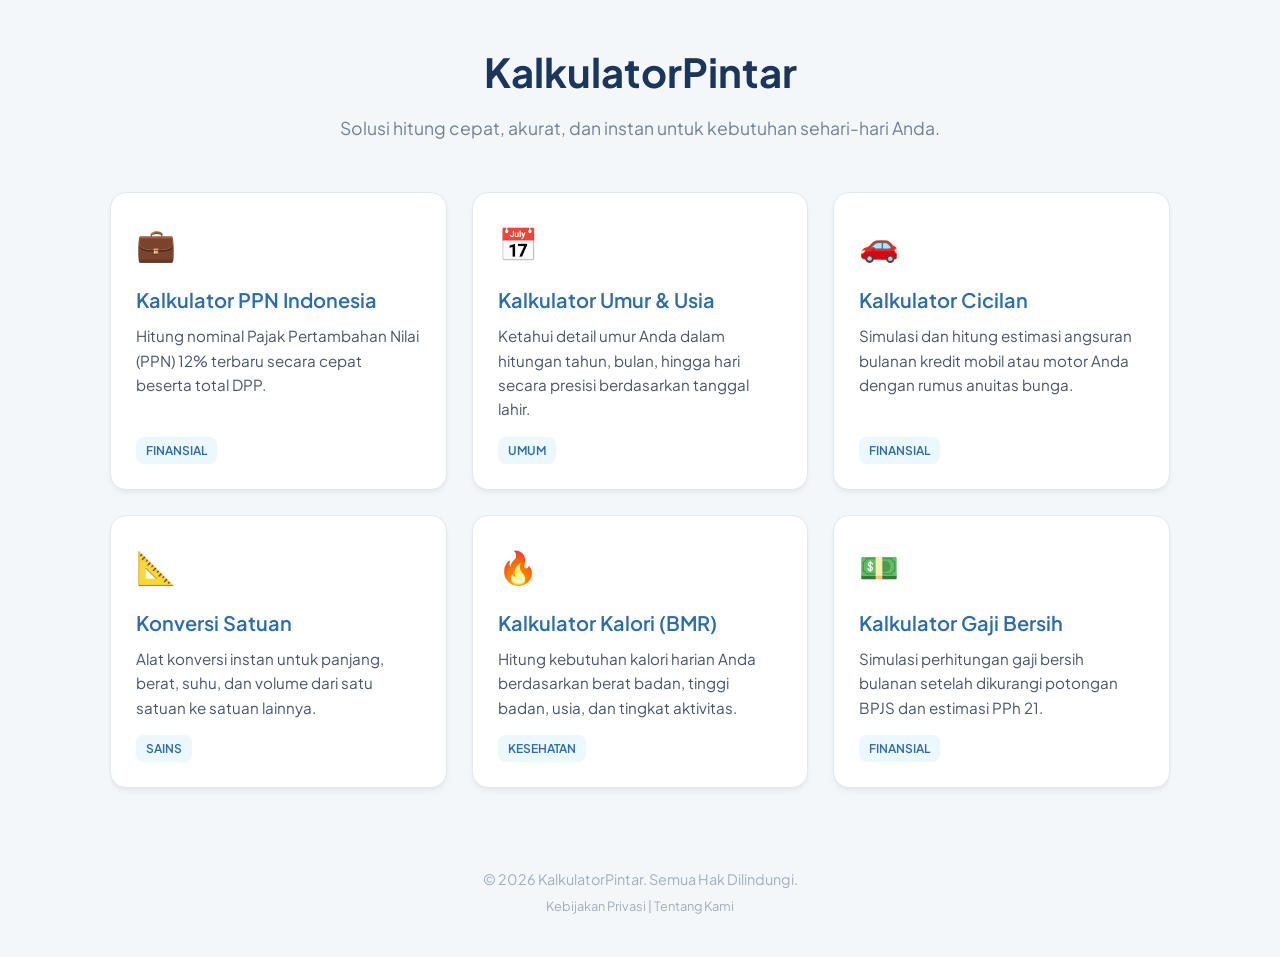
<file: index.html>
<!DOCTYPE html>
<html lang="id">
<head>
    <meta charset="UTF-8">
    <meta name="viewport" content="width=device-width, initial-scale=1.0">
    <title>KalkulatorPintar - Kumpulan Kalkulator Online Instan</title>
    <!-- Hubungkan ke CSS Global -->
    <link rel="stylesheet" href="style.css">
    <link rel="icon" type="image/png" href="assets\images\favicon.png">
    <meta name="google-site-verification" content="zCR3IShQxSePE9HiWwINWzaxkGflxmnAY6ceGJ7GDLw" />
    <script async src="https://pagead2.googlesyndication.com/pagead/js/adsbygoogle.js?client=ca-pub-7024701728519819"
     crossorigin="anonymous"></script>
</head>
<body>

    <div class="container">
        <!-- Bagian Header Utama -->
        <header>
            <h1>KalkulatorPintar</h1>
            <p>Solusi hitung cepat, akurat, dan instan untuk kebutuhan sehari-hari Anda.</p>
        </header>

        <!-- Bagian Grid Menu Kalkulator -->
        <main class="calc-grid">
            
            <!-- 1. Kalkulator PPN -->
            <a href="kalkulator-ppn/" class="calc-card">
                <div class="calc-icon">💼</div>
                <h3>Kalkulator PPN Indonesia</h3>
                <p>Hitung nominal Pajak Pertambahan Nilai (PPN) 12% terbaru secara cepat beserta total DPP.</p>
                <span class="calc-tag">Finansial</span>
            </a>

            <!-- 2. Kalkulator Umur -->
            <a href="kalkulator-umur/" class="calc-card">
                <div class="calc-icon">📅</div>
                <h3>Kalkulator Umur & Usia</h3>
                <p>Ketahui detail umur Anda dalam hitungan tahun, bulan, hingga hari secara presisi berdasarkan tanggal lahir.</p>
                <span class="calc-tag">Umum</span>
            </a>

            <!-- 3. Kalkulator Cicilan Kendaraan -->
            <a href="kalkulator-cicilan/" class="calc-card">
                <div class="calc-icon">🚗</div>
                <h3>Kalkulator Cicilan</h3>
                <p>Simulasi dan hitung estimasi angsuran bulanan kredit mobil atau motor Anda dengan rumus anuitas bunga.</p>
                <span class="calc-tag">Finansial</span>
            </a>

            <!-- 4. Kalkulator Konversi Satuan -->
            <a href="kalkulator-konversi/" class="calc-card">
                <div class="calc-icon">📐</div>
                <h3>Konversi Satuan</h3>
                <p>Alat konversi instan untuk panjang, berat, suhu, dan volume dari satu satuan ke satuan lainnya.</p>
                <span class="calc-tag">Sains</span>
            </a>

            <!-- 5. Kalkulator Kebutuhan Kalori -->
            <a href="kalkulator-kalori/" class="calc-card">
                <div class="calc-icon">🔥</div>
                <h3>Kalkulator Kalori (BMR)</h3>
                <p>Hitung kebutuhan kalori harian Anda berdasarkan berat badan, tinggi badan, usia, dan tingkat aktivitas.</p>
                <span class="calc-tag">Kesehatan</span>
            </a>

            <!-- 6. Kalkulator Gaji Bersih -->
            <a href="kalkulator-gaji/" class="calc-card">
                <div class="calc-icon">💵</div>
                <h3>Kalkulator Gaji Bersih</h3>
                <p>Simulasi perhitungan gaji bersih bulanan setelah dikurangi potongan BPJS dan estimasi PPh 21.</p>
                <span class="calc-tag">Finansial</span>
            </a>

        </main>

        <!-- Bagian Footer & Legalitas (Penting untuk SEO & AdSense) -->
        <footer>
            <p>&copy; 2026 KalkulatorPintar. Semua Hak Dilindungi.</p>
            <p style="margin-top: 5px; font-size: 0.8rem;">
                <a href="privacy-policy.html" style="color: inherit; text-decoration: none;">Kebijakan Privasi</a> | 
                <a href="tentang-kami.html" style="color: inherit; text-decoration: none;">Tentang Kami</a>
            </p>
        </footer>
    </div>

</body>
</html>
</file>
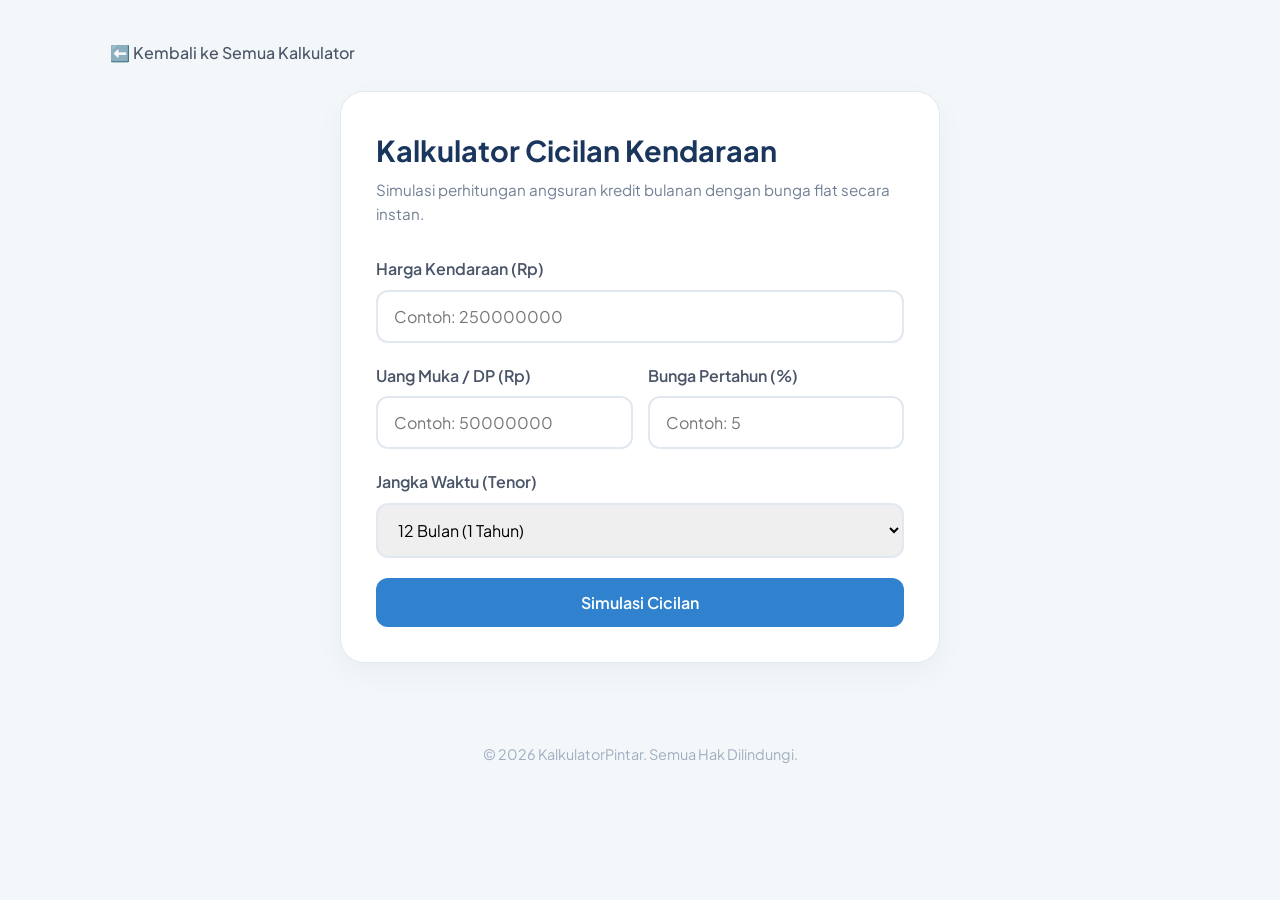
<file: kalkulator-cicilan/index.html>
<!DOCTYPE html>
<html lang="id">
<head>
    <meta charset="UTF-8">
    <meta name="viewport" content="width=device-width, initial-scale=1.0">
    <title>Kalkulator Cicilan Kredit Kendaraan Online - KalkulatorPintar</title>
    <link rel="stylesheet" href="../style.css">
    <link rel="icon" type="image/png" href="..\assets\images\favicon.png">
    <style>
        .calc-container {
            background: #ffffff;
            border-radius: 24px;
            padding: 35px;
            box-shadow: 0 10px 30px rgba(0,0,0,0.04);
            border: 1px solid #e2e8f0;
            max-width: 600px;
            margin: 0 auto;
        }
        .form-group {
            margin-bottom: 20px;
        }
        .form-group label {
            display: block;
            font-weight: 600;
            margin-bottom: 8px;
            color: #4a5568;
        }
        .form-control {
            width: 100%;
            padding: 14px 16px;
            border-radius: 12px;
            border: 2px solid #e2e8f0;
            font-size: 1rem;
            transition: all 0.3s ease;
            outline: none;
        }
        .form-control:focus {
            border-color: #3182ce;
            box-shadow: 0 0 0 3px rgba(49, 130, 206, 0.15);
        }
        .row-group {
            display: grid;
            grid-template-columns: 1fr 1fr;
            gap: 15px;
        }
        .btn-calc {
            width: 100%;
            background: #3182ce;
            color: #ffffff;
            border: none;
            padding: 14px;
            border-radius: 12px;
            font-size: 1rem;
            font-weight: 600;
            cursor: pointer;
            transition: background 0.2s ease;
        }
        .btn-calc:hover {
            background: #2b6cb0;
        }
        /* Desain Box Hasil */
        .result-box {
            margin-top: 30px;
            padding-top: 25px;
            border-top: 2px dashed #e2e8f0;
            display: none;
        }
        .installment-highlight {
            background: #f0fff4;
            color: #38a169;
            padding: 20px;
            border-radius: 12px;
            text-align: center;
            border: 1px solid #c6f6d5;
            margin-bottom: 20px;
        }
        .installment-highlight span {
            display: block;
            font-size: 0.9rem;
            color: #4a5568;
            font-weight: 500;
            margin-bottom: 5px;
        }
        .installment-highlight strong {
            font-size: 1.8rem;
            font-weight: 700;
        }
        .result-table {
            width: 100%;
            border-collapse: collapse;
        }
        .result-table td {
            padding: 12px 0;
            border-bottom: 1px solid #edf2f7;
            font-size: 0.95rem;
            color: #4a5568;
        }
        .result-table td:last-child {
            text-align: right;
            font-weight: 600;
            color: #2d3748;
        }
        .back-link {
            display: inline-flex;
            align-items: center;
            color: #4a5568;
            text-decoration: none;
            margin-bottom: 25px;
            font-weight: 500;
        }
        .back-link:hover {
            color: #3182ce;
        }
    </style>
</head>
<body>

    <div class="container">
        <a href="../index.html" class="back-link">⬅️ Kembali ke Semua Kalkulator</a>

        <div class="calc-container">
            <header style="margin-bottom: 30px; text-align: left;">
                <h1 style="font-size: 1.8rem; margin-bottom: 5px;">Kalkulator Cicilan Kendaraan</h1>
                <p style="font-size: 0.95rem;">Simulasi perhitungan angsuran kredit bulanan dengan bunga flat secara instan.</p>
            </header>

            <div class="form-group">
                <label for="hargaKendaraan">Harga Kendaraan (Rp)</label>
                <input type="number" id="hargaKendaraan" class="form-control" placeholder="Contoh: 250000000">
            </div>

            <div class="row-group">
                <div class="form-group">
                    <label for="uangMuka">Uang Muka / DP (Rp)</label>
                    <input type="number" id="uangMuka" class="form-control" placeholder="Contoh: 50000000">
                </div>
                <div class="form-group">
                    <label for="bungaPertahun">Bunga Pertahun (%)</label>
                    <input type="number" id="bungaPertahun" class="form-control" placeholder="Contoh: 5" step="0.1">
                </div>
            </div>

            <div class="form-group">
                <label for="tenor">Jangka Waktu (Tenor)</label>
                <select id="tenor" class="form-control">
                    <option value="12">12 Bulan (1 Tahun)</option>
                    <option value="24">24 Bulan (2 Tahun)</option>
                    <option value="36">36 Bulan (3 Tahun)</option>
                    <option value="48">48 Bulan (4 Tahun)</option>
                    <option value="60">60 Bulan (5 Tahun)</option>
                </select>
            </div>

            <button onclick="hitungCicilan()" class="btn-calc">Simulasi Cicilan</button>

            <div id="hasilBox" class="result-box">
                <div class="installment-highlight">
                    <span>Estimasi Angsuran / Bulan:</span>
                    <strong id="cicilanPerbulan">Rp 0</strong>
                </div>
                
                <table class="result-table">
                    <tr>
                        <td>Total Pinjaman Pokok (Plafond)</td>
                        <td id="resPinjaman">Rp 0</td>
                    </tr>
                    <tr>
                        <td>Total Bunga Selama Tenor</td>
                        <td id="resTotalBunga">Rp 0</td>
                    </tr>
                    <tr>
                        <td>Total Pengembalian (Pokok + Bunga)</td>
                        <td id="resTotalBayar">Rp 0</td>
                    </tr>
                </table>
            </div>
        </div>

        <footer>
            <p>&copy; 2026 KalkulatorPintar. Semua Hak Dilindungi.</p>
        </footer>
    </div>

    <script>
        function hitungCicilan() {
            const harga = parseFloat(document.getElementById('hargaKendaraan').value);
            const dp = parseFloat(document.getElementById('uangMuka').value) || 0;
            const bungaTahunan = parseFloat(document.getElementById('bungaPertahun').value);
            const tenorBulan = parseInt(document.getElementById('tenor').value);

            // Validasi input wajib
            if (isNaN(harga) || harga <= 0 || isNaN(bungaTahunan) || bungaTahunan < 0) {
                alert("Silakan masukkan nominal harga dan persentase bunga yang valid!");
                return;
            }

            if (dp >= harga) {
                alert("Uang muka (DP) tidak boleh sama dengan atau melebihi harga kendaraan!");
                return;
            }

            // 1. Hitung Pokok Utang (Plafond)
            const pokokPinjaman = harga - dp;

            // 2. Hitung Total Bunga (Rumus Bunga Flat)
            const tenorTahun = tenorBulan / 12;
            const totalBunga = pokokPinjaman * (bungaTahunan / 100) * tenorTahun;

            // 3. Hitung Total Kewajiban & Cicilan Bulanan
            const totalBayar = pokokPinjaman + totalBunga;
            const cicilanBulanan = totalBayar / tenorBulan;

            // Render ke HTML dengan format Rupiah
            document.getElementById('cicilanPerbulan').innerText = "Rp " + Math.round(cicilanBulanan).toLocaleString('id-ID');
            document.getElementById('resPinjaman').innerText = "Rp " + Math.round(pokokPinjaman).toLocaleString('id-ID');
            document.getElementById('resTotalBunga').innerText = "Rp " + Math.round(totalBunga).toLocaleString('id-ID');
            document.getElementById('resTotalBayar').innerText = "Rp " + Math.round(totalBayar).toLocaleString('id-ID');

            // Tampilkan box hasil
            document.getElementById('hasilBox').style.display = 'block';
        }
    </script>
</body>
</html>
</file>
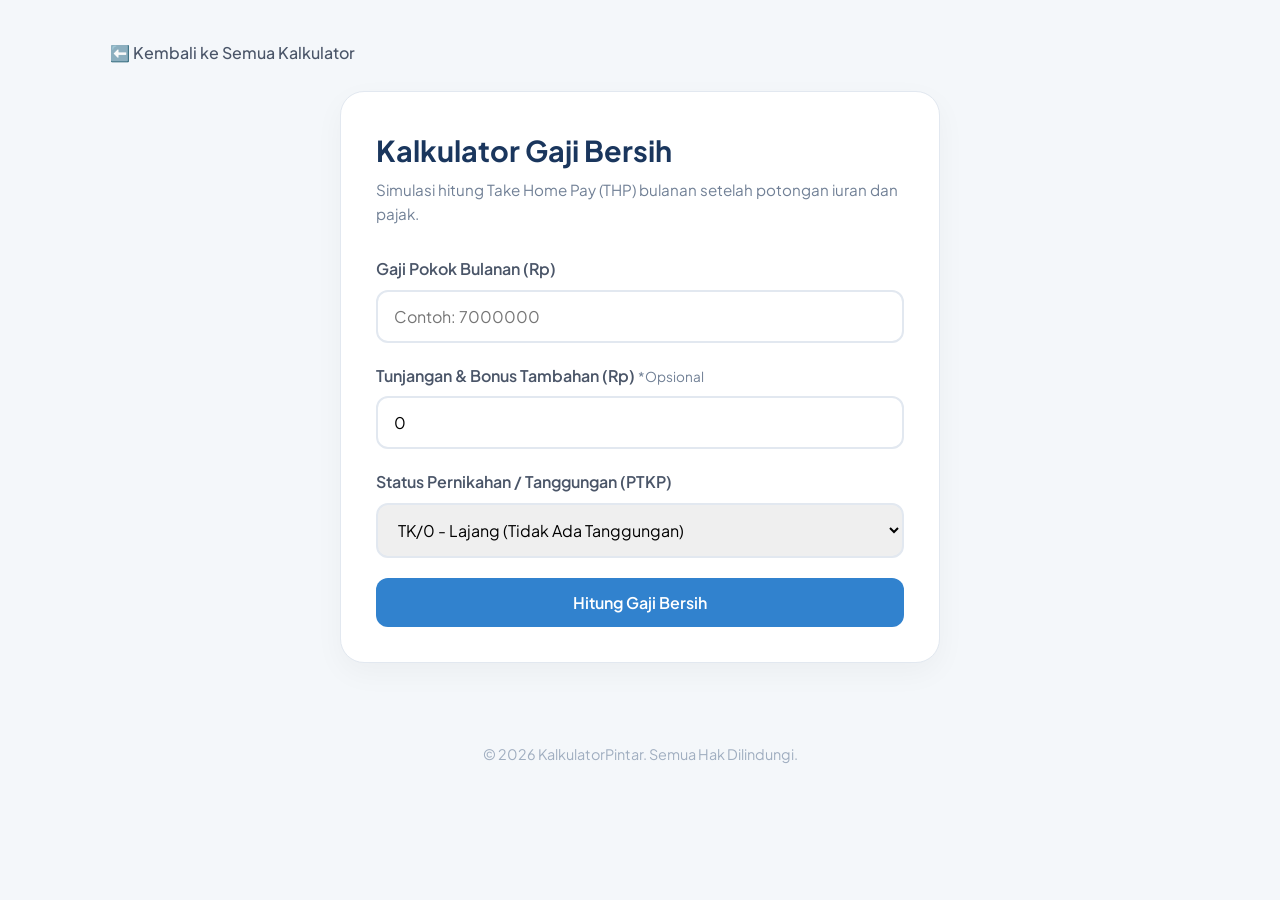
<file: kalkulator-gaji/index.html>
<!DOCTYPE html>
<html lang="id">
<head>
    <meta charset="UTF-8">
    <meta name="viewport" content="width=device-width, initial-scale=1.0">
    <title>Kalkulator Gaji Bersih & Pajak PPh 21 Online - KalkulatorPintar</title>
    <link rel="stylesheet" href="../style.css">
    <link rel="icon" type="image/png" href="..\assets\images\favicon.png">
    <style>
        .calc-container {
            background: #ffffff;
            border-radius: 24px;
            padding: 35px;
            box-shadow: 0 10px 30px rgba(0,0,0,0.04);
            border: 1px solid #e2e8f0;
            max-width: 600px;
            margin: 0 auto;
        }
        .form-group {
            margin-bottom: 20px;
        }
        .form-group label {
            display: block;
            font-weight: 600;
            margin-bottom: 8px;
            color: #4a5568;
        }
        .form-control {
            width: 100%;
            padding: 14px 16px;
            border-radius: 12px;
            border: 2px solid #e2e8f0;
            font-size: 1rem;
            transition: all 0.3s ease;
            outline: none;
        }
        .form-control:focus {
            border-color: #3182ce;
            box-shadow: 0 0 0 3px rgba(49, 130, 206, 0.15);
        }
        .btn-calc {
            width: 100%;
            background: #3182ce;
            color: #ffffff;
            border: none;
            padding: 14px;
            border-radius: 12px;
            font-size: 1rem;
            font-weight: 600;
            cursor: pointer;
            transition: background 0.2s ease;
        }
        .btn-calc:hover {
            background: #2b6cb0;
        }
        /* Desain Box Hasil */
        .result-box {
            margin-top: 30px;
            padding-top: 25px;
            border-top: 2px dashed #e2e8f0;
            display: none;
        }
        .salary-highlight {
            background: #f7fafc;
            color: #2b6cb0;
            padding: 20px;
            border-radius: 12px;
            text-align: center;
            border: 1px solid #e2e8f0;
            margin-bottom: 20px;
        }
        .salary-highlight span {
            display: block;
            font-size: 0.9rem;
            color: #4a5568;
            font-weight: 500;
            margin-bottom: 5px;
        }
        .salary-highlight strong {
            font-size: 1.8rem;
            font-weight: 700;
        }
        .result-table {
            width: 100%;
            border-collapse: collapse;
        }
        .result-table td {
            padding: 12px 0;
            border-bottom: 1px solid #edf2f7;
            font-size: 0.95rem;
            color: #4a5568;
        }
        .result-table td:last-child {
            text-align: right;
            font-weight: 600;
        }
        .minus-value {
            color: #e53e3e;
        }
        .back-link {
            display: inline-flex;
            align-items: center;
            color: #4a5568;
            text-decoration: none;
            margin-bottom: 25px;
            font-weight: 500;
        }
        .back-link:hover {
            color: #3182ce;
        }
    </style>
</head>
<body>

    <div class="container">
        <a href="../index.html" class="back-link">⬅️ Kembali ke Semua Kalkulator</a>

        <div class="calc-container">
            <header style="margin-bottom: 30px; text-align: left;">
                <h1 style="font-size: 1.8rem; margin-bottom: 5px;">Kalkulator Gaji Bersih</h1>
                <p style="font-size: 0.95rem;">Simulasi hitung Take Home Pay (THP) bulanan setelah potongan iuran dan pajak.</p>
            </header>

            <div class="form-group">
                <label for="gajiPokok">Gaji Pokok Bulanan (Rp)</label>
                <input type="number" id="gajiPokok" class="form-control" placeholder="Contoh: 7000000">
            </div>

            <div class="form-group">
                <label for="tunjangan">Tunjangan & Bonus Tambahan (Rp) <span style="font-weight: normal; font-size: 0.85rem; color:#718096;">*Opsional</span></label>
                <input type="number" id="tunjangan" class="form-control" placeholder="Contoh: 1500000" value="0">
            </div>

            <div class="form-group">
                <label for="ptkp">Status Pernikahan / Tanggungan (PTKP)</label>
                <select id="ptkp" class="form-control">
                    <option value="54000000">TK/0 - Lajang (Tidak Ada Tanggungan)</option>
                    <option value="58500000">K/0 - Menikah (Tidak Ada Tanggungan)</option>
                    <option value="63000000">K/1 - Menikah (1 Anak/Tanggungan)</option>
                    <option value="67500000">K/2 - Menikah (2 Anak/Tanggungan)</option>
                </select>
            </div>

            <button onclick="hitungGaji()" class="btn-calc">Hitung Gaji Bersih</button>

            <div id="hasilBox" class="result-box">
                <div class="salary-highlight">
                    <span>Gaji Bersih Diterima (Take Home Pay):</span>
                    <strong id="thpUtama" style="color: #38a169;">Rp 0</strong>
                </div>
                
                <table class="result-table">
                    <tr>
                        <td>Total Gaji Kotor (Pokok + Tunjangan)</td>
                        <td id="resKotor" style="color: #2d3748;">Rp 0</td>
                    </tr>
                    <tr>
                        <td>Potongan BPJS Kesehatan (1%)</td>
                        <td id="resBpjsKes" class="minus-value">-Rp 0</td>
                    </tr>
                    <tr>
                        <td>Potongan BPJS Ketenagakerjaan (JHT 2%)</td>
                        <td id="resBpjsKet" class="minus-value">-Rp 0</td>
                    </tr>
                    <tr>
                        <td>Estimasi Pajak PPh 21 (Bulanan)</td>
                        <td id="resPph21" class="minus-value">-Rp 0</td>
                    </tr>
                </table>
            </div>
        </div>

        <footer>
            <p>&copy; 2026 KalkulatorPintar. Semua Hak Dilindungi.</p>
        </footer>
    </div>

    <script>
        function hitungGaji() {
            const gapok = parseFloat(document.getElementById('gajiPokok').value);
            const tunjangan = parseFloat(document.getElementById('tunjangan').value) || 0;
            const ptkpTahunan = parseFloat(document.getElementById('ptkp').value);

            if (isNaN(gapok) || gapok <= 0) {
                alert("Silakan masukkan nominal gaji pokok yang valid!");
                return;
            }

            // 1. Hitung Gaji Kotor Bulanan & Tahunan
            const gajiKotorSebulan = gapok + tunjangan;
            const gajiKotorSetahun = gajiKotorSebulan * 12;

            // 2. Hitung Potongan BPJS Karyawan (Sesuai aturan standar umum)
            const bpjsKesehatan = gapok * 0.01; // 1%
            const bpjsKetenagakerjaan = gapok * 0.02; // JHT 2%
            const totalBpjsSebulan = bpjsKesehatan + bpjsKetenagakerjaan;

            // 3. Estimasi Pajak PPh 21 Sederhana (Tarif Progresif Pasal 17)
            // Biaya Jabatan 5% dari gaji kotor (Maksimal Rp 500.000 sebulan / Rp 6.000.000 setahun)
            let biayaJabatan = gajiKotorSebulan * 0.05;
            if (biayaJabatan > 500000) biayaJabatan = 500000;

            const penghasilanNettoSetahun = (gajiKotorSebulan - biayaJabatan - totalBpjsSebulan) * 12;
            const PKP = penghasilanNettoSetahun - ptkpTahunan;

            let pph21Tahunan = 0;
            if (PKP > 0) {
                // Tarif Progresif Lapisan Pertama (0 - Rp 60 Juta kena 5%)
                if (PKP <= 60000000) {
                    pph21Tahunan = PKP * 0.05;
                } else {
                    // Lapisan Kedua jika gaji sangat besar (60jt pertama kena 5%, sisanya kena 15%)
                    pph21Tahunan = (60000000 * 0.05) + ((PKP - 60000000) * 0.15);
                }
            }
            const pph21Sebulan = pph21Tahunan / 12;

            // 4. Hitung Take Home Pay (THP) Akhir
            const thp = gajiKotorSebulan - totalBpjsSebulan - pph21Sebulan;

            // Render output ke tabel visual
            document.getElementById('thpUtama').innerText = "Rp " + Math.round(thp).toLocaleString('id-ID');
            document.getElementById('resKotor').innerText = "Rp " + Math.round(gajiKotorSebulan).toLocaleString('id-ID');
            document.getElementById('resBpjsKes').innerText = "-Rp " + Math.round(bpjsKesehatan).toLocaleString('id-ID');
            document.getElementById('resBpjsKet').innerText = "-Rp " + Math.round(bpjsKetenagakerjaan).toLocaleString('id-ID');
            document.getElementById('resPph21').innerText = "-Rp " + Math.round(pph21Sebulan).toLocaleString('id-ID');

            // Tampilkan kotak hasil
            document.getElementById('hasilBox').style.display = 'block';
        }
    </script>
</body>
</html>
</file>
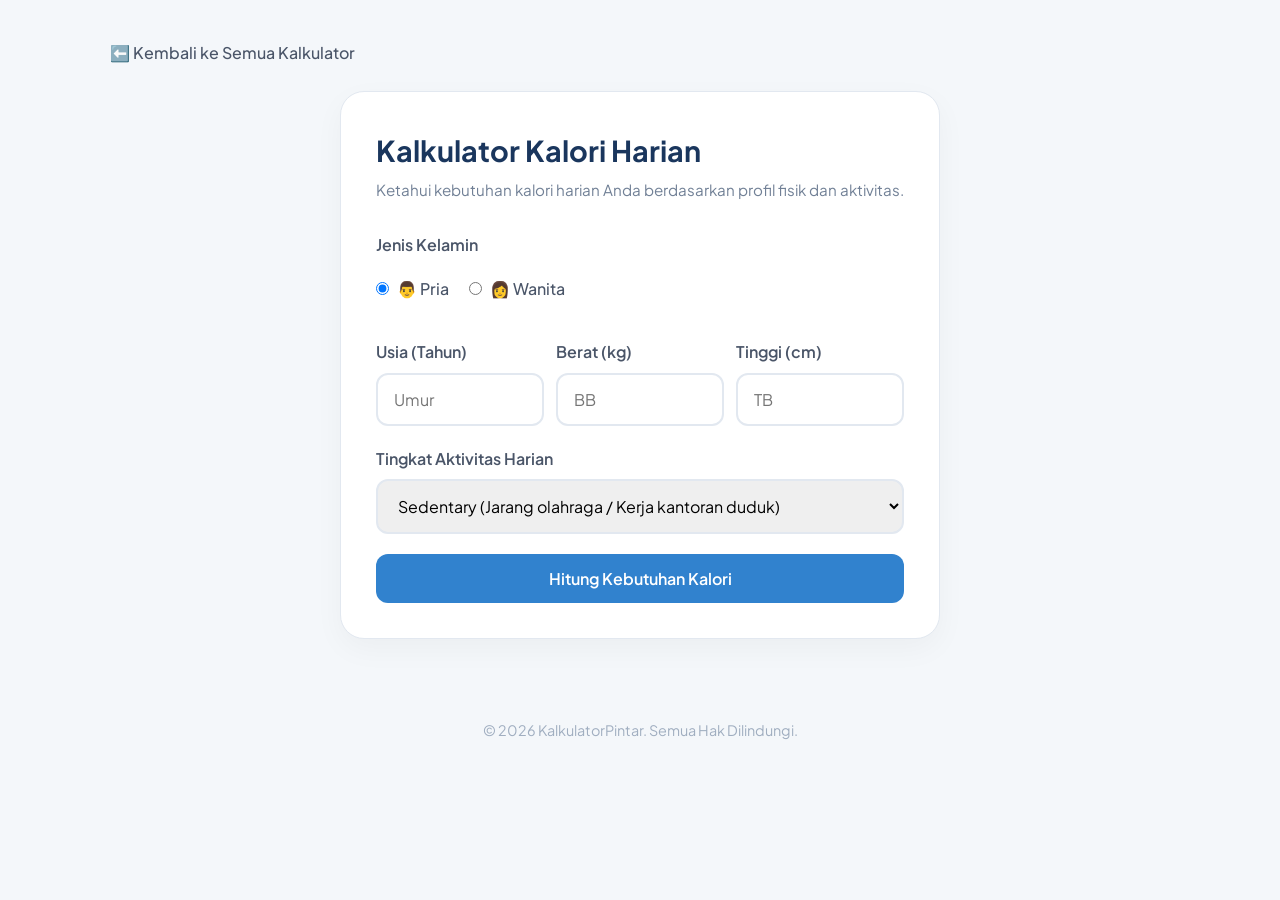
<file: kalkulator-kalori/index.html>
<!DOCTYPE html>
<html lang="id">
<head>
    <meta charset="UTF-8">
    <meta name="viewport" content="width=device-width, initial-scale=1.0">
    <title>Kalkulator Kebutuhan Kalori Harian (BMR) - KalkulatorPintar</title>
    <link rel="stylesheet" href="../style.css">
    <link rel="icon" type="image/png" href="..\assets\images\favicon.png">
    <style>
        .calc-container {
            background: #ffffff;
            border-radius: 24px;
            padding: 35px;
            box-shadow: 0 10px 30px rgba(0,0,0,0.04);
            border: 1px solid #e2e8f0;
            max-width: 600px;
            margin: 0 auto;
        }
        .form-group {
            margin-bottom: 20px;
        }
        .form-group label {
            display: block;
            font-weight: 600;
            margin-bottom: 8px;
            color: #4a5568;
        }
        .form-control {
            width: 100%;
            padding: 14px 16px;
            border-radius: 12px;
            border: 2px solid #e2e8f0;
            font-size: 1rem;
            transition: all 0.3s ease;
            outline: none;
        }
        .form-control:focus {
            border-color: #3182ce;
            box-shadow: 0 0 0 3px rgba(49, 130, 206, 0.15);
        }
        .grid-3 {
            display: grid;
            grid-template-columns: repeat(3, 1fr);
            gap: 12px;
        }
        .radio-group {
            display: flex;
            gap: 20px;
            padding: 10px 0;
        }
        .radio-group label {
            display: flex;
            align-items: center;
            gap: 8px;
            font-weight: 500;
            cursor: pointer;
        }
        .btn-calc {
            width: 100%;
            background: #3182ce;
            color: #ffffff;
            border: none;
            padding: 14px;
            border-radius: 12px;
            font-size: 1rem;
            font-weight: 600;
            cursor: pointer;
            transition: background 0.2s ease;
        }
        .btn-calc:hover {
            background: #2b6cb0;
        }
        /* Desain Box Hasil */
        .result-box {
            margin-top: 30px;
            padding-top: 25px;
            border-top: 2px dashed #e2e8f0;
            display: none;
        }
        .calories-highlight {
            background: #fffaf0;
            color: #dd6b20;
            padding: 20px;
            border-radius: 12px;
            text-align: center;
            border: 1px solid #feebc8;
            margin-bottom: 20px;
        }
        .calories-highlight span {
            display: block;
            font-size: 0.9rem;
            color: #4a5568;
            font-weight: 500;
            margin-bottom: 5px;
        }
        .calories-highlight strong {
            font-size: 1.8rem;
            font-weight: 700;
        }
        .diet-options {
            display: grid;
            grid-template-columns: 1fr 1fr;
            gap: 15px;
            margin-top: 15px;
        }
        .diet-card {
            background: #f7fafc;
            padding: 15px;
            border-radius: 12px;
            border: 1px solid #edf2f7;
            text-align: center;
        }
        .diet-card h4 {
            font-size: 0.9rem;
            color: #4a5568;
            margin-bottom: 5px;
        }
        .diet-card p {
            font-size: 1.1rem;
            font-weight: 700;
            color: #2d3748;
        }
        .back-link {
            display: inline-flex;
            align-items: center;
            color: #4a5568;
            text-decoration: none;
            margin-bottom: 25px;
            font-weight: 500;
        }
        .back-link:hover {
            color: #3182ce;
        }
    </style>
</head>
<body>

    <div class="container">
        <a href="../index.html" class="back-link">⬅️ Kembali ke Semua Kalkulator</a>

        <div class="calc-container">
            <header style="margin-bottom: 30px; text-align: left;">
                <h1 style="font-size: 1.8rem; margin-bottom: 5px;">Kalkulator Kalori Harian</h1>
                <p style="font-size: 0.95rem;">Ketahui kebutuhan kalori harian Anda berdasarkan profil fisik dan aktivitas.</p>
            </header>

            <div class="form-group">
                <label>Jenis Kelamin</label>
                <div class="radio-group">
                    <label><input type="radio" name="gender" value="pria" checked> 👨 Pria</label>
                    <label><input type="radio" name="gender" value="wanita"> 👩 Wanita</label>
                </div>
            </div>

            <div class="grid-3">
                <div class="form-group">
                    <label for="usia">Usia (Tahun)</label>
                    <input type="number" id="usia" class="form-control" placeholder="Umur" min="1">
                </div>
                <div class="form-group">
                    <label for="berat">Berat (kg)</label>
                    <input type="number" id="berat" class="form-control" placeholder="BB" min="1">
                </div>
                <div class="form-group">
                    <label for="tinggi">Tinggi (cm)</label>
                    <input type="number" id="tinggi" class="form-control" placeholder="TB" min="1">
                </div>
            </div>

            <div class="form-group">
                <label for="aktivitas">Tingkat Aktivitas Harian</label>
                <select id="aktivitas" class="form-control">
                    <option value="1.2">Sedentary (Jarang olahraga / Kerja kantoran duduk)</option>
                    <option value="1.375">Ringan (Olahraga ringan 1-3 hari/minggu)</option>
                    <option value="1.55">Sedang (Olahraga intensitas sedang 3-5 hari/minggu)</option>
                    <option value="1.725">Berat (Olahraga berat/fisik 6-7 hari/minggu)</option>
                </select>
            </div>

            <button onclick="hitungKalori()" class="btn-calc">Hitung Kebutuhan Kalori</button>

            <div id="hasilBox" class="result-box">
                <div class="calories-highlight">
                    <span>Kebutuhan Kalori Pemeliharaan (TDEE):</span>
                    <strong id="kaloriUtama">0 Kcal / Hari</strong>
                </div>

                <h3 style="color: #2d3748; font-size: 1rem; margin-top: 10px;">Rencana Target Program Diet Anda:</h3>
                
                <div class="diet-options">
                    <div class="diet-card" style="border-left: 4px solid #3182ce;">
                        <h4>Turunkan Berat Badan</h4>
                        <p id="loseWeight" style="color: #3182ce;">0 Kcal</p>
                    </div>
                    <div class="diet-card" style="border-left: 4px solid #38a169;">
                        <h4>Naikkan Berat Badan</h4>
                        <p id="gainWeight" style="color: #38a169;">0 Kcal</p>
                    </div>
                </div>
            </div>
        </div>

        <footer>
            <p>&copy; 2026 KalkulatorPintar. Semua Hak Dilindungi.</p>
        </footer>
    </div>

    <script>
        function hitungKalori() {
            const gender = document.querySelector('input[name="gender"]:checked').value;
            const usia = parseFloat(document.getElementById('usia').value);
            const berat = parseFloat(document.getElementById('berat').value);
            const tinggi = parseFloat(document.getElementById('tinggi').value);
            const multiplier = parseFloat(document.getElementById('aktivitas').value);

            if (isNaN(usia) || isNaN(berat) || isNaN(tinggi) || usia <= 0 || berat <= 0 || tinggi <= 0) {
                alert("Silakan isi data usia, berat, dan tinggi badan dengan angka yang valid!");
                return;
            }

            // 1. Hitung BMR (Rumus Medis Mifflin-St Jeor)
            let bmr = 0;
            if (gender === 'pria') {
                bmr = (10 * berat) + (6.25 * tinggi) - (5 * usia) + 5;
            } else {
                bmr = (10 * berat) + (6.25 * tinggi) - (5 * usia) - 161;
            }

            // 2. Hitung TDEE (Total Kalori Berdasarkan Aktivitas)
            const tdee = bmr * multiplier;

            // 3. Hitung Target Defisit & Surplus Ringan (± 500 Kcal)
            const deficit = tdee - 500;
            const surplus = tdee + 500;

            // Cetak Hasil ke Layar
            document.getElementById('kaloriUtama').innerText = Math.round(tdee).toLocaleString('id-ID') + " Kcal / Hari";
            document.getElementById('loseWeight').innerText = Math.round(deficit).toLocaleString('id-ID') + " Kcal / Hari";
            document.getElementById('gainWeight').innerText = Math.round(surplus).toLocaleString('id-ID') + " Kcal / Hari";

            // Munculkan Box Hasil
            document.getElementById('hasilBox').style.display = 'block';
        }
    </script>
</body>
</html>
</file>
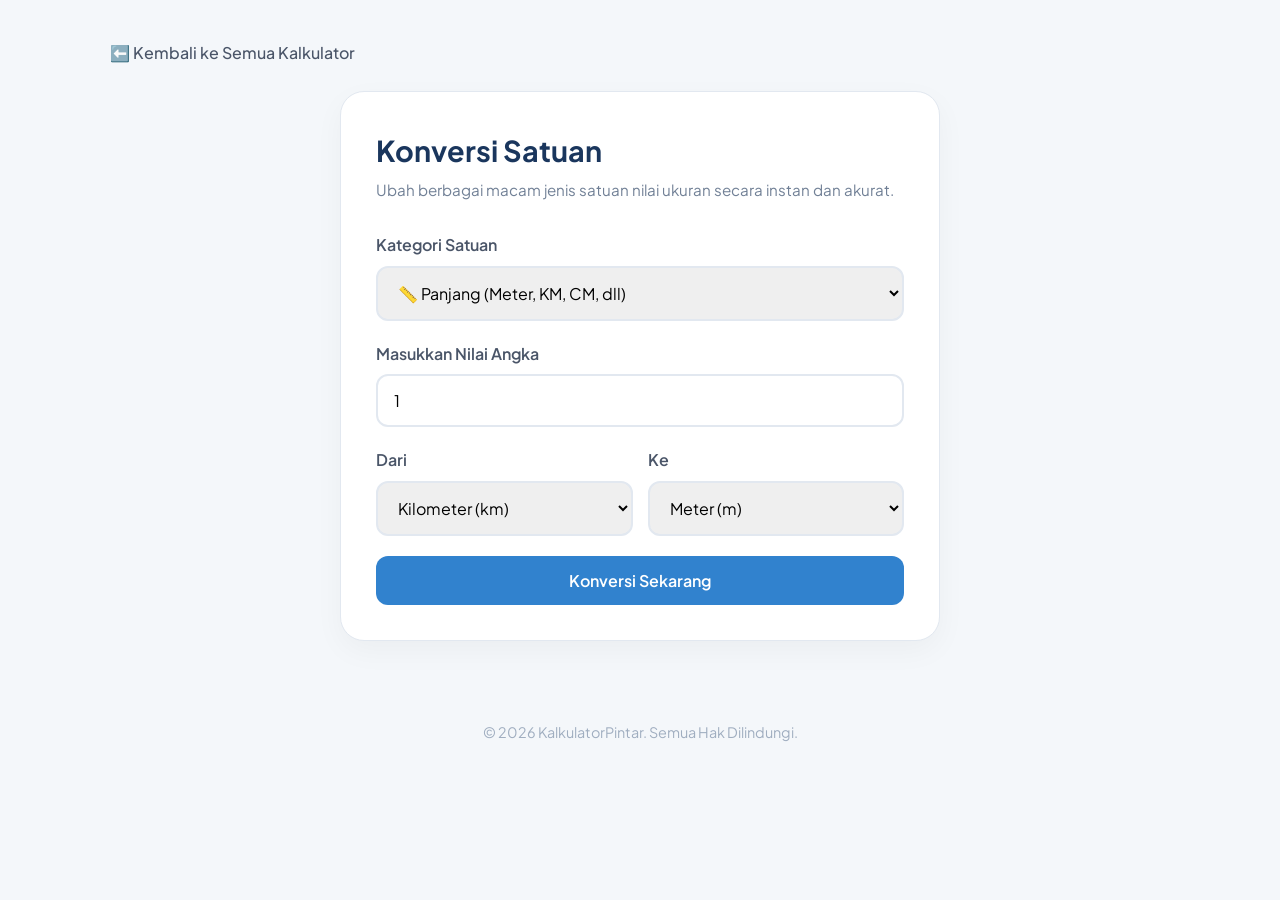
<file: kalkulator-konversi/index.html>
<!DOCTYPE html>
<html lang="id">
<head>
    <meta charset="UTF-8">
    <meta name="viewport" content="width=device-width, initial-scale=1.0">
    <title>Kalkulator Konversi Satuan Lengkap Online - KalkulatorPintar</title>
    <link rel="stylesheet" href="../style.css">
    <link rel="icon" type="image/png" href="..\assets\images\favicon.png">
    <style>
        .calc-container {
            background: #ffffff;
            border-radius: 24px;
            padding: 35px;
            box-shadow: 0 10px 30px rgba(0,0,0,0.04);
            border: 1px solid #e2e8f0;
            max-width: 600px;
            margin: 0 auto;
        }
        .form-group {
            margin-bottom: 20px;
        }
        .form-group label {
            display: block;
            font-weight: 600;
            margin-bottom: 8px;
            color: #4a5568;
        }
        .form-control {
            width: 100%;
            padding: 14px 16px;
            border-radius: 12px;
            border: 2px solid #e2e8f0;
            font-size: 1rem;
            transition: all 0.3s ease;
            outline: none;
        }
        .form-control:focus {
            border-color: #3182ce;
            box-shadow: 0 0 0 3px rgba(49, 130, 206, 0.15);
        }
        .grid-inputs {
            display: grid;
            grid-template-columns: 1fr 1fr;
            gap: 15px;
        }
        .btn-calc {
            width: 100%;
            background: #3182ce;
            color: #ffffff;
            border: none;
            padding: 14px;
            border-radius: 12px;
            font-size: 1rem;
            font-weight: 600;
            cursor: pointer;
            transition: background 0.2s ease;
        }
        .btn-calc:hover {
            background: #2b6cb0;
        }
        .result-box {
            margin-top: 30px;
            padding: 20px;
            background: #f7fafc;
            border-radius: 16px;
            border: 1px solid #e2e8f0;
            text-align: center;
            font-size: 1.4rem;
            font-weight: 700;
            color: #2b6cb0;
            display: none;
        }
        .back-link {
            display: inline-flex;
            align-items: center;
            color: #4a5568;
            text-decoration: none;
            margin-bottom: 25px;
            font-weight: 500;
        }
        .back-link:hover {
            color: #3182ce;
        }
    </style>
</head>
<body>

    <div class="container">
        <a href="../index.html" class="back-link">⬅️ Kembali ke Semua Kalkulator</a>

        <div class="calc-container">
            <header style="margin-bottom: 30px; text-align: left;">
                <h1 style="font-size: 1.8rem; margin-bottom: 5px;">Konversi Satuan</h1>
                <p style="font-size: 0.95rem;">Ubah berbagai macam jenis satuan nilai ukuran secara instan dan akurat.</p>
            </header>

            <div class="form-group">
                <label for="kategori">Kategori Satuan</label>
                <select id="kategori" class="form-control" onchange="updateOpsiSatuan()">
                    <option value="panjang">📏 Panjang (Meter, KM, CM, dll)</option>
                    <option value="berat">⚖️ Berat (Kg, Gram, Pon, Ons)</option>
                    <option value="suhu">🌡️ Suhu (Celsius, Fahrenheit, Kelvin)</option>
                </select>
            </div>

            <div class="form-group">
                <label for="nilaiInput">Masukkan Nilai Angka</label>
                <input type="number" id="nilaiInput" class="form-control" placeholder="Contoh: 100" value="1">
            </div>

            <div class="grid-inputs">
                <div class="form-group">
                    <label for="satuanDari">Dari</label>
                    <select id="satuanDari" class="form-control"></select>
                </div>
                <div class="form-group">
                    <label for="satuanKe">Ke</label>
                    <select id="satuanKe" class="form-control"></select>
                </div>
            </div>

            <button onclick="prosesKonversi()" class="btn-calc">Konversi Sekarang</button>

            <div id="hasilBox" class="result-box">
                <span id="teksHasil">1 Meter = 100 Centimeter</span>
            </div>
        </div>

        <footer>
            <p>&copy; 2026 KalkulatorPintar. Semua Hak Dilindungi.</p>
        </footer>
    </div>

    <script>
        // Data opsi pilihan satuan untuk setiap kategori beserta nilai dasarnya terhadap meter/gram
        const daftarSatuan = {
            panjang: {
                "km": { nama: "Kilometer (km)", nilai: 1000 },
                "m": { nama: "Meter (m)", nilai: 1 },
                "cm": { nama: "Centimeter (cm)", nilai: 0.01 },
                "mm": { nama: "Millimeter (mm)", nilai: 0.001 }
            },
            berat: {
                "kg": { nama: "Kilogram (kg)", nilai: 1000 },
                "g": { nama: "Gram (g)", nilai: 1 },
                "ons": { nama: "Ons (Indo)", nilai: 100 },
                "pon": { nama: "Pon", nilai: 500 }
            },
            suhu: {
                "C": { nama: "Celsius (°C)" },
                "F": { nama: "Fahrenheit (°F)" },
                "K": { nama: "Kelvin (K)" }
            }
        };

        // Fungsi otomatis mengubah isi dropdown menu sesuai kategori yang diklik
        function updateOpsiSatuan() {
            const kategori = document.getElementById('kategori').value;
            const selectDari = document.getElementById('satuanDari');
            const selectKe = document.getElementById('satuanKe');
            
            // Bersihkan opsi lama
            selectDari.innerHTML = "";
            selectKe.innerHTML = "";

            // Ambil objek satuan yang relevan
            const opsi = daftarSatuan[kategori];

            for (let kunci in opsi) {
                let elemenOpsiDari = document.createElement('option');
                elemenOpsiDari.value = kunci;
                elemenOpsiDari.innerText = opsi[kunci].nama;
                selectDari.appendChild(elemenOpsiDari);

                let elemenOpsiKe = document.createElement('option');
                elemenOpsiKe.value = kunci;
                elemenOpsiKe.innerText = opsi[kunci].nama;
                selectKe.appendChild(elemenOpsiKe);
            }
            
            // Set default pilihan tujuan berbeda agar menarik
            if (selectKe.options.length > 1) {
                selectKe.selectedIndex = 1;
            }
        }

        // Jalankan fungsi pengisian dropdown saat halaman pertama kali dimuat
        window.onload = updateOpsiSatuan;

        // Logika Inti Perhitungan Matematika Konversi
        function prosesKonversi() {
            const kategori = document.getElementById('kategori').value;
            const input = parseFloat(document.getElementById('nilaiInput').value);
            const dari = document.getElementById('satuanDari').value;
            const ke = document.getElementById('satuanKe').value;

            if (isNaN(input)) {
                alert("Silakan masukkan nilai angka yang valid!");
                return;
            }

            let hasil = 0;

            if (kategori === 'suhu') {
                // Rumus Khusus Konversi Suhu
                let tempInC = 0;
                // 1. Ubah dulu semuanya ke standar Celsius
                if (dari === 'C') tempInC = input;
                else if (dari === 'F') tempInC = (input - 32) * 5 / 9;
                else if (dari === 'K') tempInC = input - 273.15;

                // 2. Dari Celsius ubah ke target tujuan
                if (ke === 'C') hasil = tempInC;
                else if (ke === 'F') hasil = (tempInC * 9 / 5) + 32;
                else if (ke === 'K') hasil = tempInC + 273.15;
            } else {
                // Rumus Umum Panjang & Berat (Menggunakan rasio angka dasar)
                const dataKategori = daftarSatuan[kategori];
                const nilaiDasarDari = dataKategori[dari].nilai;
                const nilaiDasarKe = dataKategori[ke].nilai;

                // Ubah nilai asal ke satuan dasar (meter atau gram) lalu bagi dengan nilai target
                hasil = (input * nilaiDasarDari) / nilaiDasarKe;
            }

            // Tampilkan hasil rincian kalimat ke layar pembaca
            const namaDari = daftarSatuan[kategori][dari].nama.split(" (")[0];
            const namaKe = daftarSatuan[kategori][ke].nama.split(" (")[0];
            
            // Sederhanakan pecahan desimal panjang maksimal 4 angka di belakang koma
            const hasilBersih = Number(hasil.toFixed(4));

            document.getElementById('teksHasil').innerText = `${input} ${namaDari} = ${hasilBersih} ${namaKe}`;
            document.getElementById('hasilBox').style.display = 'block';
        }
    </script>
</body>
</html>
</file>
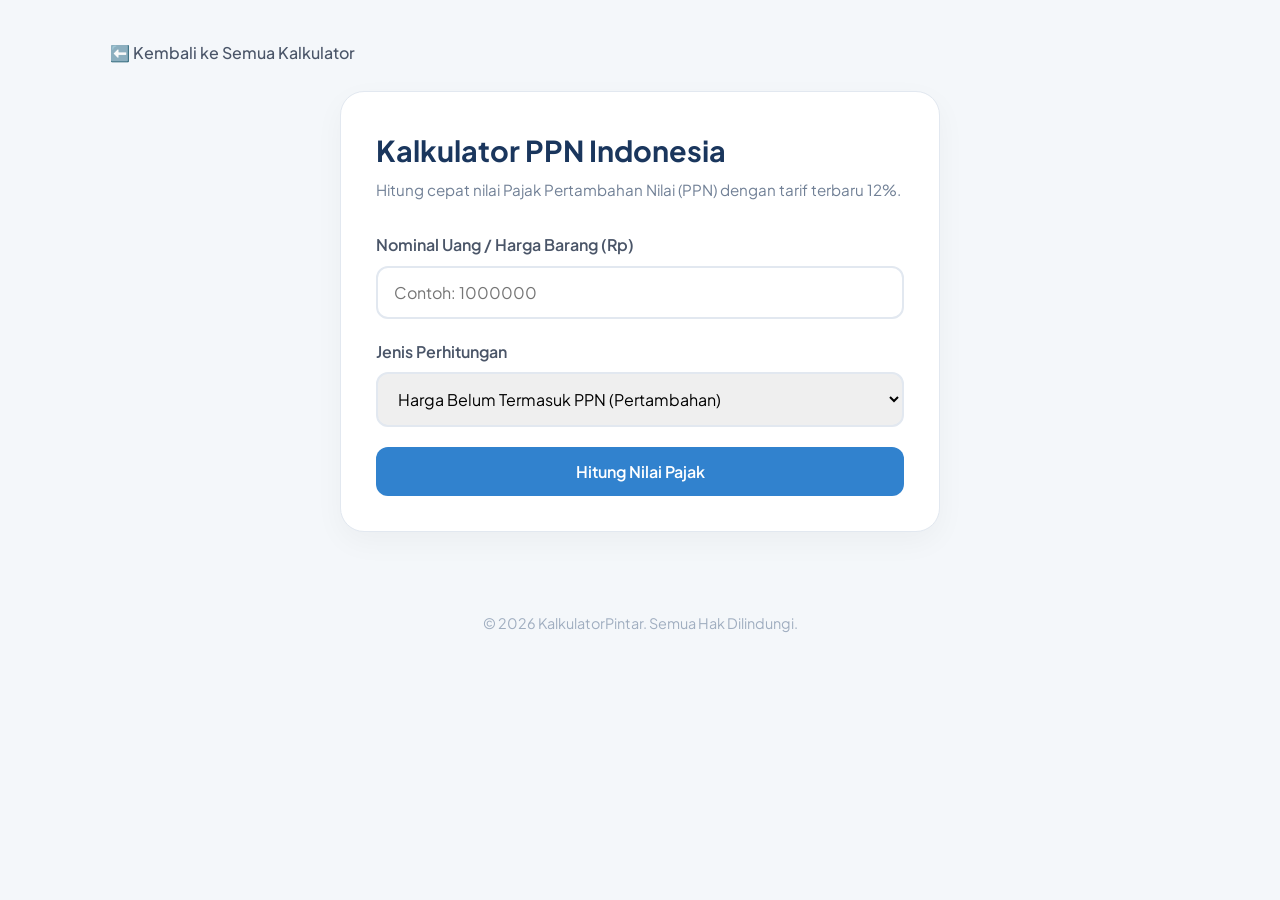
<file: kalkulator-ppn/index.html>
<!DOCTYPE html>
<html lang="id">
<head>
    <meta charset="UTF-8">
    <meta name="viewport" content="width=device-width, initial-scale=1.0">
    <title>Kalkulator PPN Indonesia 12% Terbaru - KalkulatorPintar</title>
    <link rel="stylesheet" href="../style.css">
    <link rel="icon" type="image/png" href="..\assets\images\favicon.png">
    <style>
        /* Gaya Khusus untuk Komponen Form Kalkulator */
        .calc-container {
            background: #ffffff;
            border-radius: 24px;
            padding: 35px;
            box-shadow: 0 10px 30px rgba(0,0,0,0.04);
            border: 1px solid #e2e8f0;
            max-width: 600px;
            margin: 0 auto;
        }
        .form-group {
            margin-bottom: 20px;
        }
        .form-group label {
            display: block;
            font-weight: 600;
            margin-bottom: 8px;
            color: #4a5568;
        }
        .form-control {
            width: 100%;
            padding: 14px 16px;
            border-radius: 12px;
            border: 2px solid #e2e8f0;
            font-size: 1rem;
            transition: all 0.3s ease;
            outline: none;
        }
        .form-control:focus {
            border-color: #3182ce;
            box-shadow: 0 0 0 3px rgba(49, 130, 206, 0.15);
        }
        .btn-calc {
            width: 100%;
            background: #3182ce;
            color: #ffffff;
            border: none;
            padding: 14px;
            border-radius: 12px;
            font-size: 1rem;
            font-weight: 600;
            cursor: pointer;
            transition: background 0.2s ease;
        }
        .btn-calc:hover {
            background: #2b6cb0;
        }
        /* Desain Tabel Hasil */
        .result-box {
            margin-top: 30px;
            padding-top: 25px;
            border-top: 2px dashed #e2e8f0;
            display: none;
        }
        .result-table {
            width: 100%;
            border-collapse: collapse;
            margin-top: 15px;
        }
        .result-table td {
            padding: 12px 0;
            border-bottom: 1px solid #edf2f7;
        }
        .result-table td:last-child {
            text-align: right;
            font-weight: 600;
        }
        .total-row {
            font-size: 1.2rem;
            color: #2b6cb0;
        }
        .back-link {
            display: inline-flex;
            align-items: center;
            color: #4a5568;
            text-decoration: none;
            margin-bottom: 25px;
            font-weight: 500;
            transition: color 0.2s;
        }
        .back-link:hover {
            color: #3182ce;
        }
    </style>
</head>
<body>

    <div class="container">
        <a href="../index.html" class="back-link">⬅️ Kembali ke Semua Kalkulator</a>

        <div class="calc-container">
            <header style="margin-bottom: 30px; text-align: left;">
                <h1 style="font-size: 1.8rem; margin-bottom: 5px;">Kalkulator PPN Indonesia</h1>
                <p style="font-size: 0.95rem;">Hitung cepat nilai Pajak Pertambahan Nilai (PPN) dengan tarif terbaru 12%.</p>
            </header>

            <div class="form-group">
                <label for="hargaInput">Nominal Uang / Harga Barang (Rp)</label>
                <input type="number" id="hargaInput" class="form-control" placeholder="Contoh: 1000000" min="0">
            </div>

            <div class="form-group">
                <label for="jenisPPN">Jenis Perhitungan</label>
                <select id="jenisPPN" class="form-control">
                    <option value="belum">Harga Belum Termasuk PPN (Pertambahan)</option>
                    <option value="sudah">Harga Sudah Termasuk PPN (Pengurangan/Koreksi)</option>
                </select>
            </div>

            <button onclick="hitungPPN()" class="btn-calc">Hitung Nilai Pajak</button>

            <div id="hasilBox" class="result-box">
                <h3 style="color: #2d3748; font-size: 1.1rem;">Rincian Hasil Perhitungan:</h3>
                <table class="result-table">
                    <tr>
                        <td>Dasar Pengenaan Pajak (DPP)</td>
                        <td id="resDPP">Rp 0</td>
                    </tr>
                    <tr>
                        <td>Nilai PPN (12%)</td>
                        <td id="resPPN" style="color: #e53e3e;">Rp 0</td>
                    </tr>
                    <tr class="total-row">
                        <td><strong>Total Akhir</strong></td>
                        <td id="resTotal"><strong>Rp 0</strong></td>
                    </tr>
                </table>
            </div>
        </div>

        <footer>
            <p>&copy; 2026 KalkulatorPintar. Semua Hak Dilindungi.</p>
        </footer>
    </div>

    <script>
        function hitungPPN() {
            const inputVal = parseFloat(document.getElementById('hargaInput').value);
            const jenis = document.getElementById('jenisPPN').value;
            const tarif = 0.12; // Tarif PPN 12%

            if (isNaN(inputVal) || inputVal <= 0) {
                alert("Masukkan nominal harga yang valid dan lebih dari 0!");
                return;
            }

            let dpp = 0;
            let ppn = 0;
            let total = 0;

            if (jenis === 'belum') {
                // Jika harga dasar belum termasuk PPN
                dpp = inputVal;
                ppn = dpp * tarif;
                total = dpp + ppn;
            } else {
                // Jika harga tertera sudah termasuk PPN (Mencari harga dasar asal)
                dpp = inputVal / (1 + tarif);
                ppn = inputVal - dpp;
                total = inputVal;
            }

            // Format angka ke format Rupiah (id-ID)
            document.getElementById('resDPP').innerText = "Rp " + Math.round(dpp).toLocaleString('id-ID');
            document.getElementById('resPPN').innerText = "Rp " + Math.round(ppn).toLocaleString('id-ID');
            document.getElementById('resTotal').innerText = "Rp " + Math.round(total).toLocaleString('id-ID');

            // Tampilkan kotak hasil dengan efek halus
            document.getElementById('hasilBox').style.display = 'block';
        }
    </script>
</body>
</html>
</file>
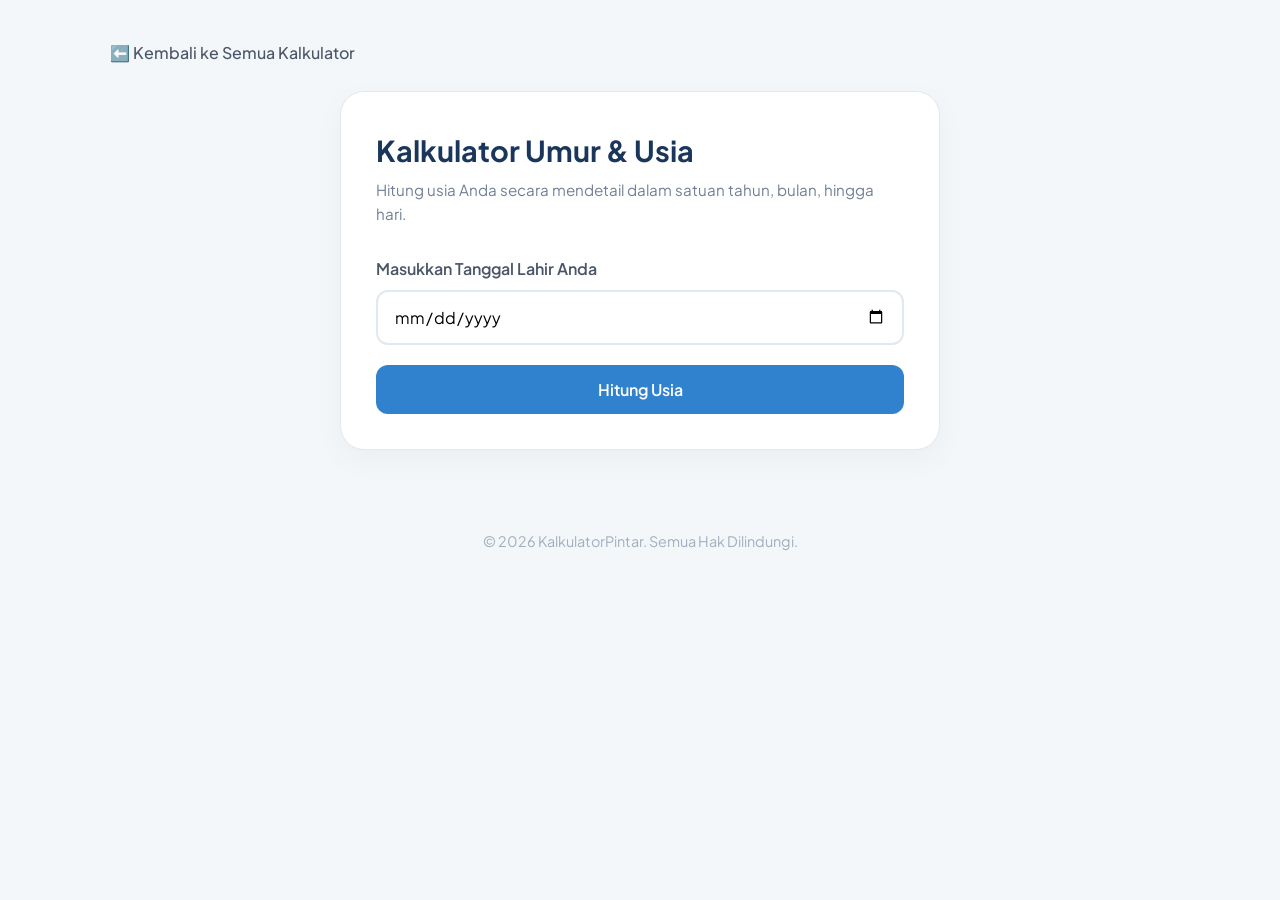
<file: kalkulator-umur/index.html>
<!DOCTYPE html>
<html lang="id">
<head>
    <meta charset="UTF-8">
    <meta name="viewport" content="width=device-width, initial-scale=1.0">
    <title>Kalkulator Umur & Usia Akurat Online - KalkulatorPintar</title>
    <!-- Hubungkan ke CSS Utama di luar folder -->
    <link rel="stylesheet" href="../style.css">
    <link rel="icon" type="image/png" href="..\assets\images\favicon.png">
    <style>
        /* Gaya Khusus untuk Komponen Form Kalkulator */
        .calc-container {
            background: #ffffff;
            border-radius: 24px;
            padding: 35px;
            box-shadow: 0 10px 30px rgba(0,0,0,0.04);
            border: 1px solid #e2e8f0;
            max-width: 600px;
            margin: 0 auto;
        }
        .form-group {
            margin-bottom: 20px;
        }
        .form-group label {
            display: block;
            font-weight: 600;
            margin-bottom: 8px;
            color: #4a5568;
        }
        .form-control {
            width: 100%;
            padding: 14px 16px;
            border-radius: 12px;
            border: 2px solid #e2e8f0;
            font-size: 1rem;
            transition: all 0.3s ease;
            outline: none;
        }
        .form-control:focus {
            border-color: #3182ce;
            box-shadow: 0 0 0 3px rgba(49, 130, 206, 0.15);
        }
        .btn-calc {
            width: 100%;
            background: #3182ce;
            color: #ffffff;
            border: none;
            padding: 14px;
            border-radius: 12px;
            font-size: 1rem;
            font-weight: 600;
            cursor: pointer;
            transition: background 0.2s ease;
        }
        .btn-calc:hover {
            background: #2b6cb0;
        }
        /* Desain Box Hasil */
        .result-box {
            margin-top: 30px;
            padding-top: 25px;
            border-top: 2px dashed #e2e8f0;
            display: none;
        }
        .age-highlight {
            background: #ebf8ff;
            color: #2b6cb0;
            padding: 15px;
            border-radius: 12px;
            text-align: center;
            font-size: 1.3rem;
            font-weight: 700;
            margin-bottom: 15px;
        }
        .result-detail {
            font-size: 0.95rem;
            color: #4a5568;
            background: #f7fafc;
            padding: 15px;
            border-radius: 12px;
            border: 1px solid #edf2f7;
        }
        .result-detail p {
            margin-bottom: 8px;
        }
        .result-detail p:last-child {
            margin-bottom: 0;
        }
        .back-link {
            display: inline-flex;
            align-items: center;
            color: #4a5568;
            text-decoration: none;
            margin-bottom: 25px;
            font-weight: 500;
            transition: color 0.2s;
        }
        .back-link:hover {
            color: #3182ce;
        }
    </style>
</head>
<body>

    <div class="container">
        <!-- Tombol Kembali ke Beranda -->
        <a href="../index.html" class="back-link">⬅️ Kembali ke Semua Kalkulator</a>

        <div class="calc-container">
            <header style="margin-bottom: 30px; text-align: left;">
                <h1 style="font-size: 1.8rem; margin-bottom: 5px;">Kalkulator Umur & Usia</h1>
                <p style="font-size: 0.95rem;">Hitung usia Anda secara mendetail dalam satuan tahun, bulan, hingga hari.</p>
            </header>

            <!-- Form Input -->
            <div class="form-group">
                <label for="tanggalLahir">Masukkan Tanggal Lahir Anda</label>
                <input type="date" id="tanggalLahir" class="form-control">
            </div>

            <button onclick="hitungUmur()" class="btn-calc">Hitung Usia</button>

            <!-- Tempat Menampilkan Hasil Hitung -->
            <div id="hasilBox" class="result-box">
                <h3 style="color: #2d3748; font-size: 1.1rem; margin-bottom: 15px;">Hasil Perhitungan:</h3>
                
                <div class="age-highlight" id="umurUtama">
                    0 Tahun 0 Bulan 0 Hari
                </div>

                <div class="result-detail">
                    <p>🕒 Total dalam Bulan: <strong id="totalBulan">0</strong> bulan</p>
                    <p>📆 Total dalam Hari: <strong id="totalHari">0</strong> hari</p>
                </div>
            </div>
        </div>

        <footer>
            <p>&copy; 2026 KalkulatorPintar. Semua Hak Dilindungi.</p>
        </footer>
    </div>

    <!-- Logika JavaScript Perhitungan Waktu -->
    <script>
        function hitungUmur() {
            const birthInput = document.getElementById('tanggalLahir').value;
            
            if (!birthInput) {
                alert("Silakan pilih tanggal lahir terlebih dahulu!");
                return;
            }

            const birthDate = new Date(birthInput);
            const today = new Date();

            // Validasi jika tanggal lahir melampaui hari ini
            if (birthDate > today) {
                alert("Tanggal lahir tidak boleh melampaui tanggal hari ini!");
                return;
            }

            let years = today.getFullYear() - birthDate.getFullYear();
            let months = today.getMonth() - birthDate.getMonth();
            let days = today.getDate() - birthDate.getDate();

            // Koreksi jika perhitungan hari minus
            if (days < 0) {
                months--;
                // Mendapatkan jumlah hari dari bulan sebelumnya
                const previousMonth = new Date(today.getFullYear(), today.getMonth(), 0).getDate();
                days += previousMonth;
            }

            // Koreksi jika perhitungan bulan minus
            if (months < 0) {
                years--;
                months += 12;
            }

            // Hitung statistik akumulatif alternatif (Bagus untuk pelengkap info SEO)
            const diffTime = Math.abs(today - birthDate);
            const totalDaysAcc = Math.floor(diffTime / (1000 * 60 * 60 * 24));
            const totalMonthsAcc = (years * 12) + months;

            // Cetak ke HTML
            document.getElementById('umurUtama').innerText = `${years} Tahun, ${months} Bulan, ${days} Hari`;
            document.getElementById('totalBulan').innerText = totalMonthsAcc.toLocaleString('id-ID');
            document.getElementById('totalHari').innerText = totalDaysAcc.toLocaleString('id-ID');

            // Tampilkan kotak hasil
            document.getElementById('hasilBox').style.display = 'block';
        }
    </script>
</body>
</html>
</file>
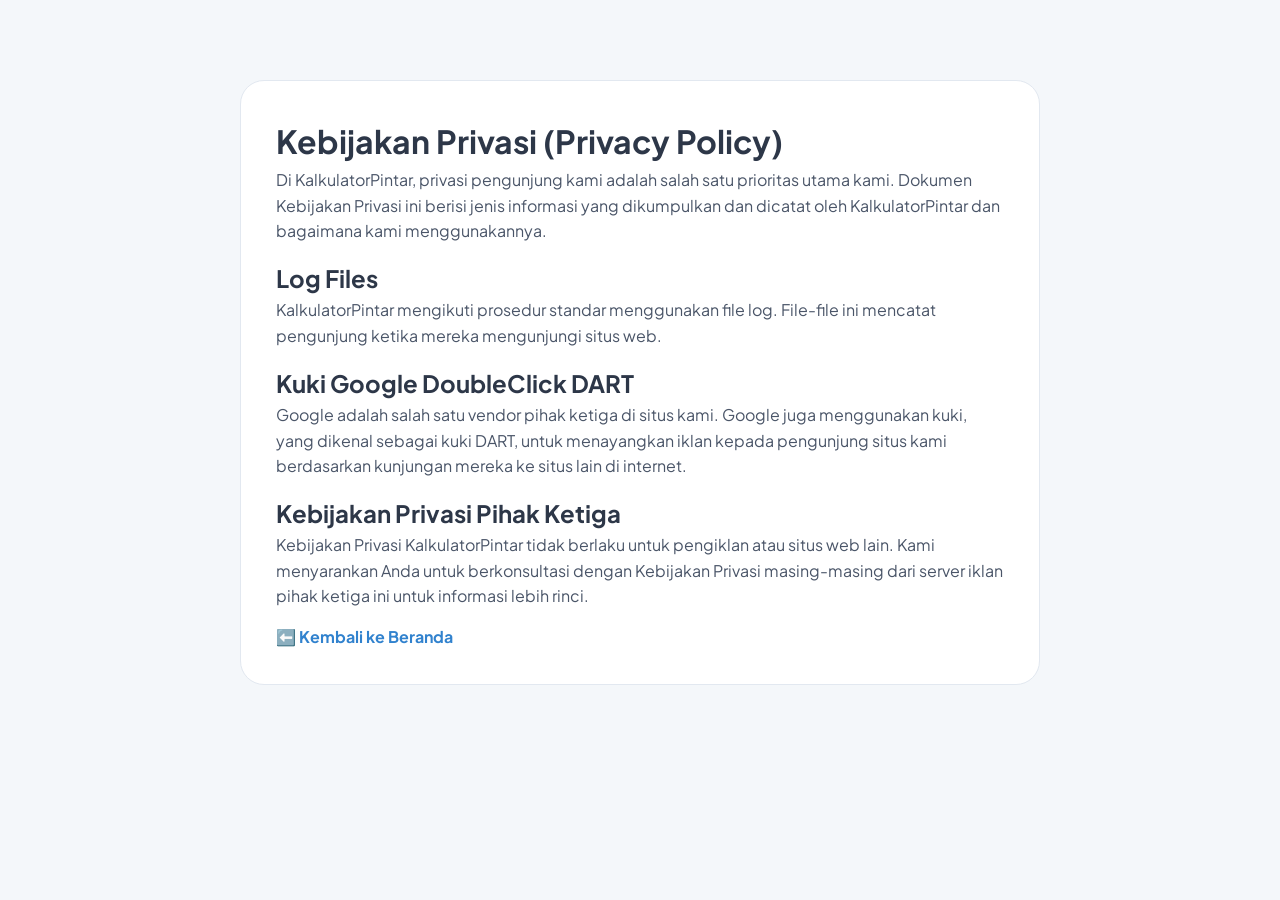
<file: privacy-policy.html>
<!DOCTYPE html>
<html lang="id">
<head>
    <meta charset="UTF-8">
    <meta name="viewport" content="width=device-width, initial-scale=1.0">
    <title>Privacy Policy - KalkulatorPintar</title>
    <link rel="stylesheet" href="style.css">
    <link rel="icon" type="image/png" href="assets\images\favicon.png">
    <style>
        .policy-container { background: #ffffff; border-radius: 24px; padding: 35px; max-width: 800px; margin: 40px auto; border: 1px solid #e2e8f0; }
        h1, h2 { color: #2d3748; }
        p, li { color: #4a5568; line-height: 1.6; margin-bottom: 15px; }
    </style>
</head>
<body>
    <div class="container">
        <div class="policy-container">
            <h1>Kebijakan Privasi (Privacy Policy)</h1>
            <p>Di KalkulatorPintar, privasi pengunjung kami adalah salah satu prioritas utama kami. Dokumen Kebijakan Privasi ini berisi jenis informasi yang dikumpulkan dan dicatat oleh KalkulatorPintar dan bagaimana kami menggunakannya.</p>
            
            <h2>Log Files</h2>
            <p>KalkulatorPintar mengikuti prosedur standar menggunakan file log. File-file ini mencatat pengunjung ketika mereka mengunjungi situs web.</p>
            
            <h2>Kuki Google DoubleClick DART</h2>
            <p>Google adalah salah satu vendor pihak ketiga di situs kami. Google juga menggunakan kuki, yang dikenal sebagai kuki DART, untuk menayangkan iklan kepada pengunjung situs kami berdasarkan kunjungan mereka ke situs lain di internet.</p>
            
            <h2>Kebijakan Privasi Pihak Ketiga</h2>
            <p>Kebijakan Privasi KalkulatorPintar tidak berlaku untuk pengiklan atau situs web lain. Kami menyarankan Anda untuk berkonsultasi dengan Kebijakan Privasi masing-masing dari server iklan pihak ketiga ini untuk informasi lebih rinci.</p>
            
            <a href="index.html" style="color: #3182ce; font-weight: bold; text-decoration: none;">⬅️ Kembali ke Beranda</a>
        </div>
    </div>
</body>
</html>
</file>
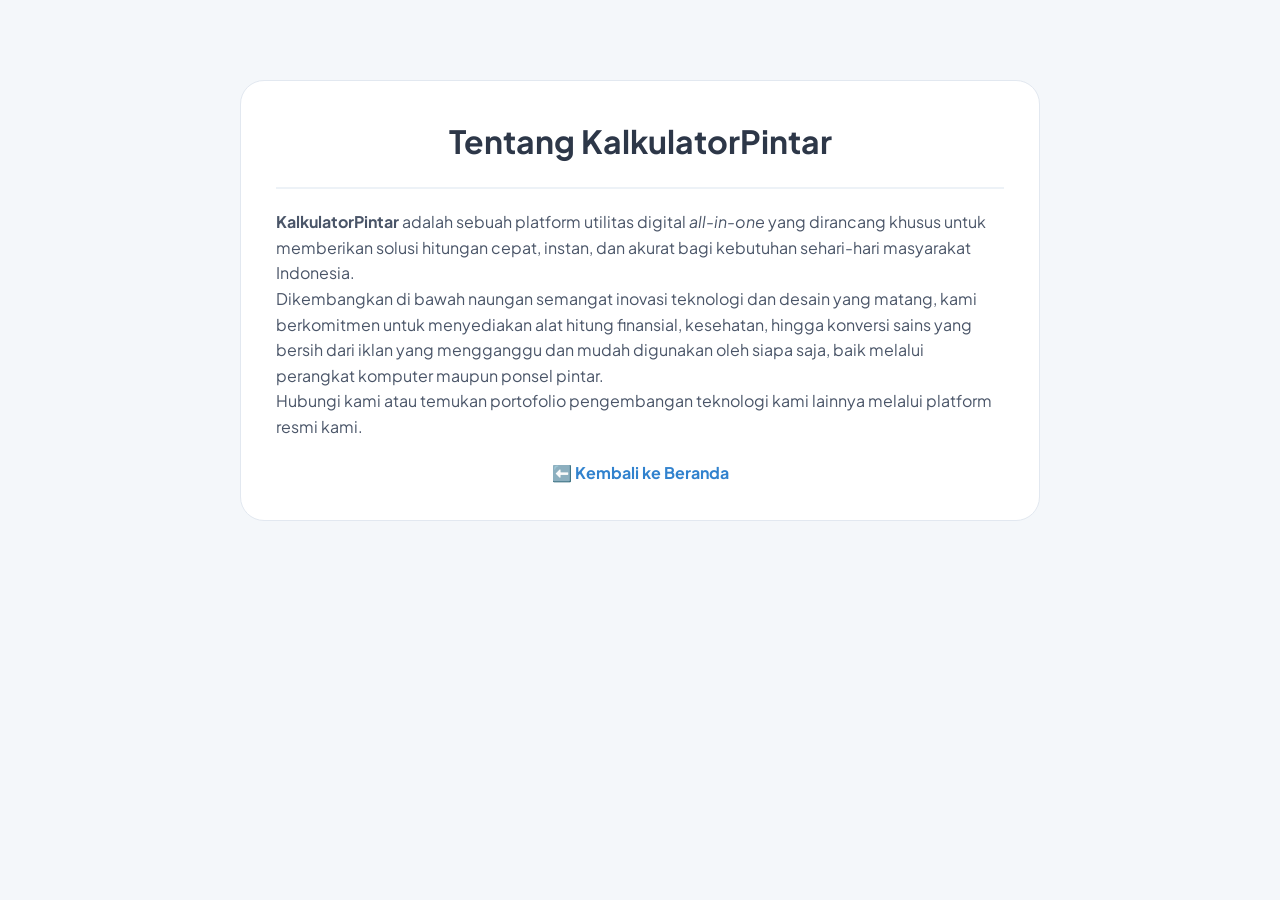
<file: tentang-kami.html>
<!DOCTYPE html>
<html lang="id">
<head>
    <meta charset="UTF-8">
    <meta name="viewport" content="width=device-width, initial-scale=1.0">
    <title>Tentang Kami - KalkulatorPintar</title>
    <link rel="stylesheet" href="style.css">
    <link rel="icon" type="image/png" href="assets\images\favicon.png">
    <style>
        .about-container { background: #ffffff; border-radius: 24px; padding: 35px; max-width: 800px; margin: 40px auto; border: 1px solid #e2e8f0; text-align: center; }
        p { color: #4a5568; line-height: 1.6; text-align: left; }
    </style>
</head>
<body>
    <div class="container">
        <div class="about-container">
            <h1>Tentang KalkulatorPintar</h1>
            <hr style="border: 1px solid #edf2f7; margin: 20px 0;">
            <p><strong>KalkulatorPintar</strong> adalah sebuah platform utilitas digital <em>all-in-one</em> yang dirancang khusus untuk memberikan solusi hitungan cepat, instan, dan akurat bagi kebutuhan sehari-hari masyarakat Indonesia.</p>
            <p>Dikembangkan di bawah naungan semangat inovasi teknologi dan desain yang matang, kami berkomitmen untuk menyediakan alat hitung finansial, kesehatan, hingga konversi sains yang bersih dari iklan yang mengganggu dan mudah digunakan oleh siapa saja, baik melalui perangkat komputer maupun ponsel pintar.</p>
            <p>Hubungi kami atau temukan portofolio pengembangan teknologi kami lainnya melalui platform resmi kami.</p>
            <a href="index.html" style="color: #3182ce; font-weight: bold; text-decoration: none; display: inline-block; margin-top: 20px;">⬅️ Kembali ke Beranda</a>
        </div>
    </div>
</body>
</html>
</file>
<file: style.css>
/* --- Google Fonts & Reset --- */
@import url('https://fonts.googleapis.com/css2?family=Plus+Jakarta+Sans:wght@400;500;600;700&display=swap');

* {
    margin: 0;
    padding: 0;
    box-sizing: border-box;
    font-family: 'Plus Jakarta Sans', sans-serif;
}

body {
    background-color: #f4f7fa;
    color: #2d3748;
    line-height: 1.6;
}

/* --- Container & Layout --- */
.container {
    max-width: 1100px;
    margin: 0 auto;
    padding: 40px 20px;
}

/* --- Header Section --- */
header {
    text-align: center;
    margin-bottom: 50px;
}

header h1 {
    font-size: 2.5rem;
    color: #1a365d;
    font-weight: 700;
    margin-bottom: 10px;
}

header p {
    color: #718096;
    font-size: 1.1rem;
}

/* --- Grid Menu Utama --- */
.calc-grid {
    display: grid;
    grid-template-columns: repeat(auto-fill, minmax(280px, 1fr));
    gap: 25px;
    margin-top: 30px;
}

/* --- Desain Kartu (Card Menu) --- */
.calc-card {
    background: #ffffff;
    border-radius: 16px;
    padding: 25px;
    box-shadow: 0 4px 6px -1px rgba(0, 0, 0, 0.05), 0 2px 4px -1px rgba(0, 0, 0, 0.03);
    transition: all 0.3s ease;
    text-decoration: none;
    color: inherit;
    display: flex;
    flex-direction: column;
    border: 1px solid #e2e8f0;
}

.calc-card:hover {
    transform: translateY(-5px);
    box-shadow: 0 20px 25px -5px rgba(0, 0, 0, 0.1), 0 10px 10px -5px rgba(0, 0, 0, 0.04);
    border-color: #3182ce;
}

.calc-icon {
    font-size: 2rem;
    margin-bottom: 15px;
}

.calc-card h3 {
    font-size: 1.25rem;
    color: #2b6cb0;
    margin-bottom: 8px;
    font-weight: 600;
}

.calc-card p {
    font-size: 0.95rem;
    color: #4a5568;
    flex-grow: 1;
}

.calc-tag {
    align-self: flex-start;
    background: #ebf8ff;
    color: #2b6cb0;
    padding: 4px 10px;
    border-radius: 8px;
    font-size: 0.75rem;
    font-weight: 600;
    margin-top: 15px;
    text-transform: uppercase;
}

/* --- Footer --- */
footer {
    text-align: center;
    margin-top: 80px;
    color: #a0aec0;
    font-size: 0.9rem;
}

/* --- Responsive Breakpoint --- */
@media (max-width: 600px) {
    header h1 { font-size: 2rem; }
    .calc-grid { grid-template-columns: 1fr; }
}
</file>
